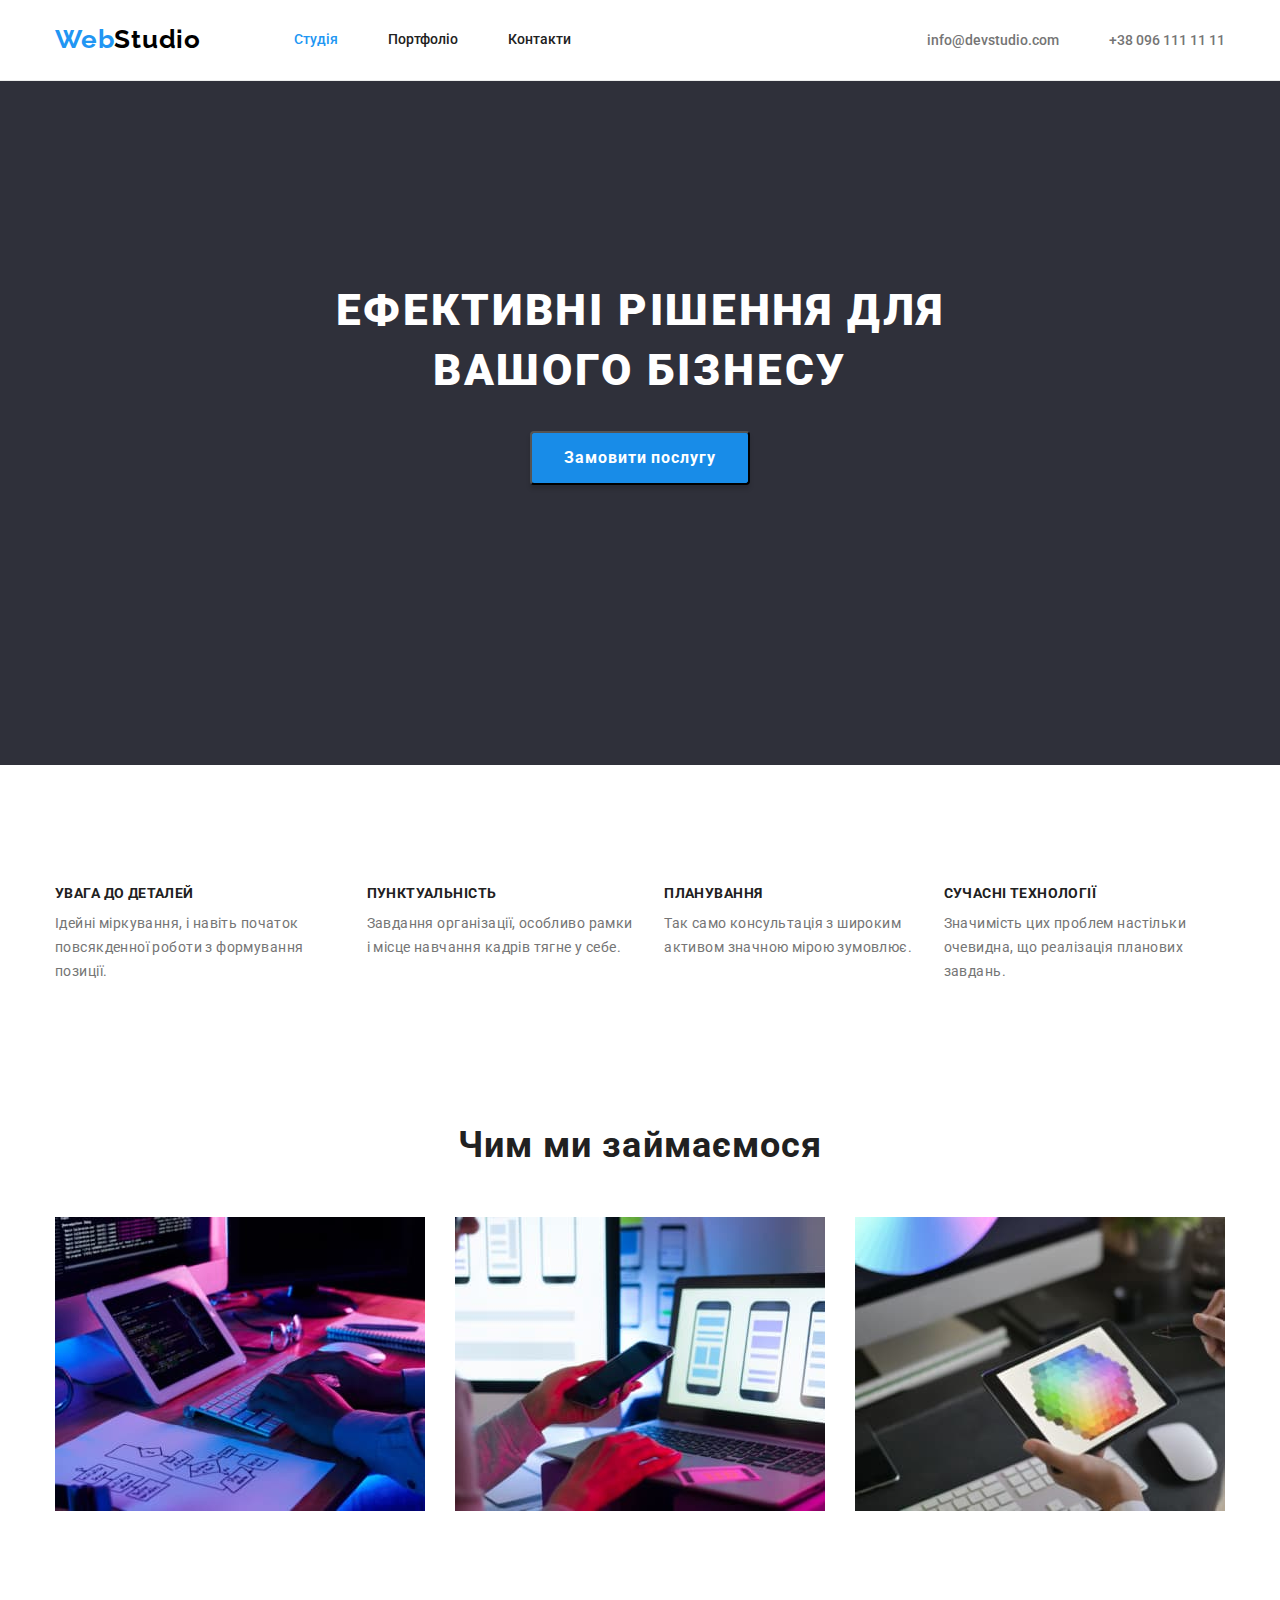
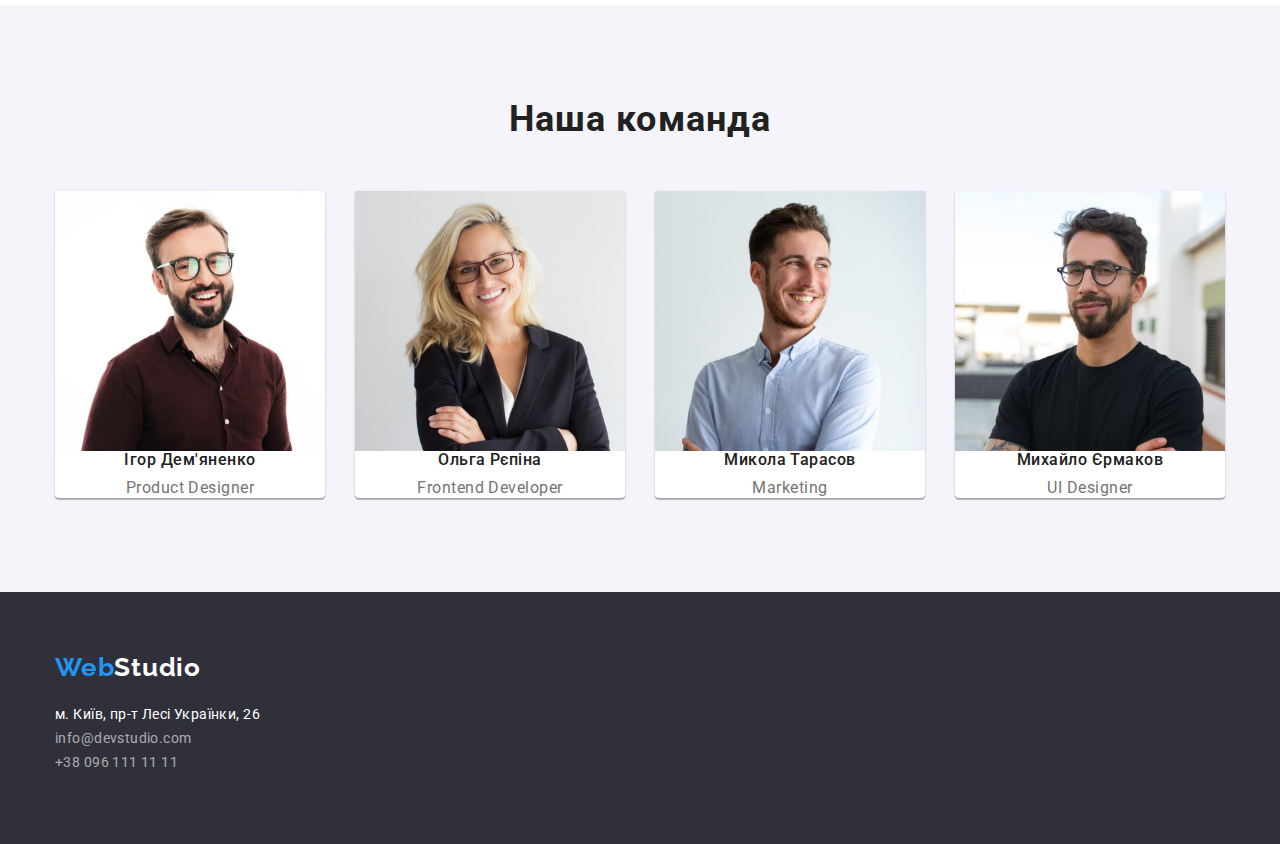
<file: index.html>
<!DOCTYPE html>
<html lang="uk">
<head>
    <meta charset="UTF-8">
    <meta http-equiv="X-UA-Compatible" content="IE=edge">
    <meta name="viewport" content="width=device-width, initial-scale=1.0">
    <link rel="preconnect" href="https://fonts.googleapis.com">
    <link rel="preconnect" href="https://fonts.gstatic.com" crossorigin>
    <link href="https://fonts.googleapis.com/css2?family=Raleway:wght@700&family=Roboto:wght@400;500;700;900&display=swap"
        rel="stylesheet">
        <link rel="stylesheet" href="./css/modern-normalize.css">
        <link rel="stylesheet" href="./css/styles.css">
    <title>WebStudio</title>
</head>
<body>
<!--Шапка-->
    <header class="page-header">
        <div class="container header-container">
    <a href="./index.html" class="header-logo"> <span class="logo-web">Web</span><span class="logo-studio">Studio</span></a>
    <nav class="navigation">
    <ul class="navigation-list list">
        <li class="navigation-link"> <a href="./index.html" class="link-current">Студія</a></li>
        <li class="navigation-link"> <a href="./portfolio.html">Портфоліо</a></li>
        <li class="navigation-link"> <a href="">Контакти</a></li>
    </ul>
</nav>
<ul class="contacts-list list">
    <li class="contacts-link"> <a href="mailto:info@devstudio.com">info@devstudio.com</a></li>
    <li class="contacts-link"> <a href="tel:+380961111111">+38 096 111 11 11</a></li>
</ul>
</div>
    </header>
<!--Герой-->
    <main>
        <section class="hero section">
            <div class="container">
            <h1 class="hero-text">Ефективні рішення для вашого бізнесу</h1>
            <button type="button" class="hero-btn">Замовити послугу</button>
            </div>
        </section>
<section class="testimonials section">
    <div class="container">
    <h2 class="visually-hidden">Правила роботи</h2>
    <ul class="testimonials-scroll list">
        <li class="testimonials-item">
            <h3 class="testimonials-text">Увага до деталей</h3>
            <p class="testimonials-description">Ідейні міркування, і навіть початок повсякденної роботи з формування позиції.</p>
        </li>
        <li class="testimonials-item">
            <h3 class="testimonials-text">Пунктуальність</h3>
            <p class="testimonials-description">Завдання організації, особливо рамки і місце навчання кадрів тягне у себе.</p>
        </li>
        <li class="testimonials-item">
            <h3 class="testimonials-text">Планування</h3>
            <p class="testimonials-description">Так само консультація з широким активом значною мірою зумовлює.</p>
        </li>
        <li class="testimonials-item">
            <h3 class="testimonials-text">Сучасні технології</h3>
            <p class="testimonials-description">Значимість цих проблем настільки очевидна, що реалізація планових завдань.</p>
        </li>
    </ul>
    </div>
</section>
<section class="about-projects section">
    <div class="container">
    <h2 class="about-sections">Чим ми займаємося</h2>
    <ul class="about-scroll list">
        <li class="about-item"><img src="./images/keyboard.jpg" alt="створення коду за макетом" width="370"></li>
        <li class="about-item"><img src="./images/cellphone.jpg" alt="виконання UX/UI дизайну" width="370"></li>
        <li class="about-item"><img src="./images/rgb.jpg" alt="підбір кольору за допомогою RGB" width="370"></li>  
</ul>
</div>
</section>
<section class="about-team section">
    <div class="container">
    <h2 class="about-sections">Наша команда</h2>
    <ul class="about-scroll list">
        <li class="team-item"> <img src="./images/team-member1.jpg" alt="Ігор Дем'яненко" width="270">
            <h3 class="about-names">Ігор Дем'яненко</h3>
        <p lang="en" class="about-jobs">Product Designer</p></li>
    <li class="team-item"> <img src="./images/team-member2.jpg" alt="Ольга Рєпіна" width="270">
        <h3 class="about-names">Ольга Рєпіна</h3>
    <p lang="en" class="about-jobs">Frontend Developer</p></li>
    <li class="team-item"><img src="./images/team-member3.jpg" alt="Микола Тарасов" width="270">
        <h3 class="about-names">Микола Тарасов</h3>
    <p lang="en" class="about-jobs">Marketing</p></li>
    <li class="team-item"><img src="./images/team-member4.jpg" alt="Михайло Єрмаков" width="270">
        <h3 class="about-names">Михайло Єрмаков</h3>
    <p lang="en" class="about-jobs">UI Designer</p></li>
    </ul>
    </div>
</section>
    </main>
    <footer class="page-footer">
        <div class="container footer-container">
            <a href="./index.html" class="footer-logo"> <span class="footer-web">Web</span><span class="footer-studio">Studio</span></a>
            <address class="contact-information">
                <ul class="contact-detail list">
                    <li class="contact-address"><a href="https://goo.gl/maps/zb56BNehS5EqS8ZaA" rel="noopener" target="_blank">м. Київ, пр-т Лесі Українки, 26</a></li>
                    <li class="contact-link"><a href="mailto:info@devstudio.com">info@devstudio.com</a></li>
                    <li class="contact-link"><a href="tel:+380961111111">+38 096 111 11 11</a></li>
        </ul>
        </address>
        </div>
    </footer>
</body>
</html>
</file>
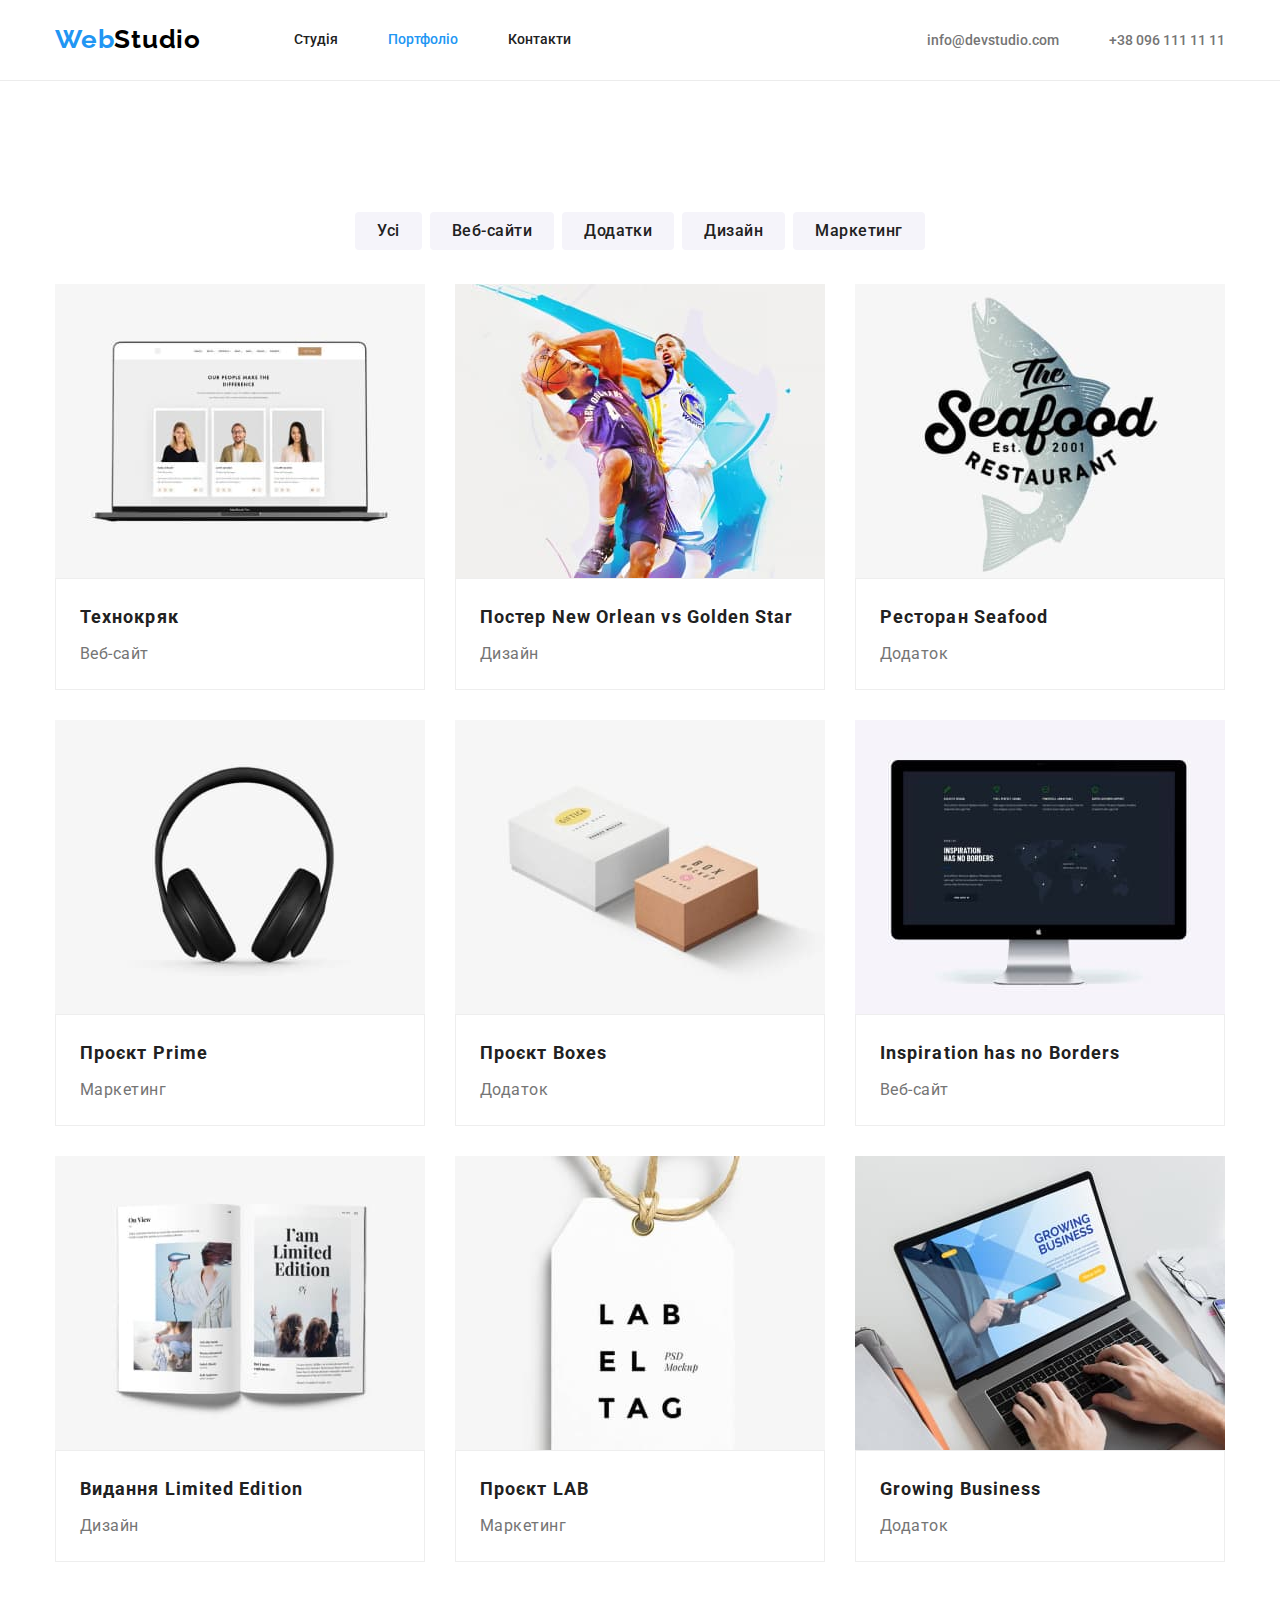
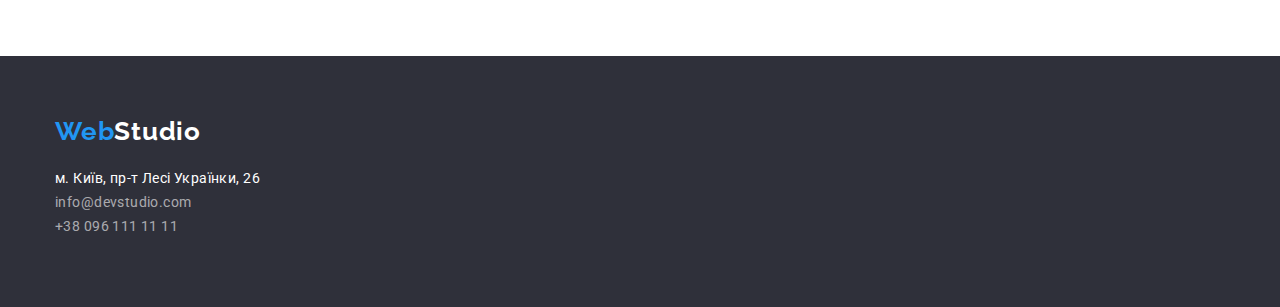
<file: portfolio.html>
<!DOCTYPE html>
<html lang="uk">

<head>
    <meta charset="UTF-8">
    <meta http-equiv="X-UA-Compatible" content="IE=edge">
    <meta name="viewport" content="width=device-width, initial-scale=1.0">
    <link rel="preconnect" href="https://fonts.googleapis.com">
    <link rel="preconnect" href="https://fonts.gstatic.com" crossorigin>
    <link href="https://fonts.googleapis.com/css2?family=Raleway:wght@700&family=Roboto:wght@400;500;700;900&display=swap"
        rel="stylesheet">
        <link rel="stylesheet" href="./css/modern-normalize.css">
        <link rel="stylesheet" href="./css/styles.css">
    <title>Portfolio</title>
</head>

<body>
    <!--Шапка-->
    <header class="page-header">
        <div class="container header-container">
            <a href="./index.html" class="header-logo"> <span class="logo-web">Web</span><span class="logo-studio">Studio</span></a>
            <nav class="navigation">
                <ul class="navigation-list list">
                    <li class="navigation-link"> <a href="./index.html">Студія</a></li>
                    <li class="navigation-link"> <a href="./portfolio.html" class="link-current">Портфоліо</a></li>
                    <li class="navigation-link"> <a href="">Контакти</a></li>
                </ul>
            </nav>
            <ul class="contacts-list list">
                <li class="contacts-link"> <a href="mailto:info@devstudio.com">info@devstudio.com</a></li>
                <li class="contacts-link"> <a href="tel:+380961111111">+38 096 111 11 11</a></li>
            </ul>
        </div>
    </header>
    <main>
        <section class="filters section">
            <div class="container">
            <h1 class="visually-hidden">Фільтри</h1>
<ul class="filters-list list">
    <li class="filters-item"> <button type="button" class="filters-btn">Усі</button></li>
   <li class="filters-item"> <button type="button" class="filters-btn">Веб-сайти</button></li>
    <li class="filters-item"> <button type="button" class="filters-btn">Додатки</button></li>
    <li class="filters-item"> <button type="button" class="filters-btn">Дизайн</button></li>
   <li class="filters-item"> <button type="button" class="filters-btn">Маркетинг</button></li>
</ul>
<ul class="project list">
    <li class="project-list"> 
        <img src="./images/screen.jpg" alt="Розділ команди веб-сайту" width="370"/> 
        <div class="project-description">
        <h2 class="project-name">Технокряк</h2> 
        <p class="project-type">Веб-сайт</p> 
        </div>
    </li>
    <li class="project-list"> 
        <img src="./images/basketball-players.jpg" alt="Два гравці баскетбольних команд із м'ячем" width="370"/> 
        <div class="project-description">
        <h2 class="project-name">Постер <span lang="en">New Orlean vs Golden Star</span></h2> 
        <p class="project-type">Дизайн</p> 
        </div>
    </li>
    <li class="project-list"> 
        <img src="./images/label.jpg" alt="Банер ресторану морської їжі" width="370"/> 
        <div class="project-description">
        <h2 class="project-name">Ресторан <span lang="en">Seafood</span></h2> 
        <p class="project-type">Додаток</p> 
        </div>
    </li>
    <li class="project-list"> 
        <img src="./images/headphones.jpg" alt="Чорні навушники" width="370"/> 
        <div class="project-description">
        <h2 class="project-name">Проєкт <span lang="en">Prime</span></h2> 
        <p class="project-type">Маркетинг</p> 
        </div>
    </li>
    <li class="project-list"> 
        <img src="./images/boxes.jpg" alt="Дві коробки" width="370"/> 
        <div class="project-description">
        <h2 class="project-name">Проєкт <span lang="en">Boxes</span></h2> 
        <p class="project-type">Додаток</p> 
        </div>
    </li>
    <li class="project-list"> 
        <img src="./images/tv.jpg" alt="Домашня сторінка вебсайту" width="370"/> 
        <div class="project-description">
        <h2 lang="en" class="project-name">Inspiration has no Borders</h2> 
        <p class="project-type">Веб-сайт</p> 
        </div>
    </li>
    <li class="project-list"> 
        <img src="./images/book.jpg" alt="Буклет дизайнерської компанії" width="370"/> 
        <div class="project-description">
        <h2 class="project-name">Видання <span lang="en">Limited Edition</span></h2> 
        <p class="project-type">Дизайн</p> 
        </div>
    </li>
    <li class="project-list"> 
        <img src="./images/tag.jpg" alt="Ярлик із написом" width="370"/> 
        <div class="project-description">
        <h2 class="project-name">Проєкт <span lang="en">LAB</span></h2> 
        <p class="project-type">Маркетинг</p> 
        </div>
    </li>
    <li class="project-list"> 
        <img src="./images/laptop.jpg" alt="Вхід в додаток з комп'ютера" width="370"/> 
        <div class="project-description">
        <h2 lang="en" class="project-name">Growing Business</h2> 
        <p class="project-type">Додаток</p> 
        </div>
    </li>
</ul>
</div>
        </section>
    </main>
    <footer class="page-footer">
        <div class="container footer-container">
            <a href="./index.html" class="footer-logo"> <span class="footer-web">Web</span><span class="footer-studio">Studio</span></a>
            <address class="contact-information">
                <ul class="contact-detail list">
                    <li class="contact-address"><a href="https://goo.gl/maps/zb56BNehS5EqS8ZaA" rel="noopener" target="_blank">м.
                            Київ, пр-т Лесі Українки, 26</a></li>
                    <li class="contact-link"><a href="mailto:info@devstudio.com">info@devstudio.com</a></li>
                    <li class="contact-link"><a href="tel:+380961111111">+38 096 111 11 11</a></li>
                </ul>
            </address>
        </div>
    </footer>
    </body>
    
    </html>
</file>
<file: css/styles.css>
:root {
    --primary-color: #ffffff;
    /*Цвет #212121 для ссылок вверху слева, кнопок, названий разделов и заглавий*/
    --title-color: #212121;
    --first-background-color: #2f303a;
    /*Цвет #757575 для контактов вверху справа и описательной части текста*/
    --contacts-list-color: #757575;
    --accent-color: #2196f3;
    --secondary-color: #000000;
    --footer-contact-color: rgba(255, 255, 255, 0.6);
    --border-solid-color: #eeeeee;
    --border-bottom-color: #ececec;
    --about-team-background-color: #f5f4fa;
    --hero-button-background-color: #188CE8;
}
body {
    font-family: 'Roboto', sans-serif;
    background-color: var(--primary-color);
    color: var(--title-color);
}
.list {
    list-style: none;
}
p,
h1,
h2,
h3,
h4,
h5,
h6,
ul {
    margin: 0;
}
ul {
    padding: 0;
}
img {
    display: block;
    max-width: 100%;
    height: auto;
}
.section {
    padding: 94px 0;
}
.container {
    width: 1200px;
    padding: 0 15px;
    margin: 0 auto;
}
/*Шапка*/
.page-header {
    border-bottom: 1px solid var(--border-bottom-color);
}
.header-container {
display: flex;
align-items: center;
}
/*Логотип*/
.header-logo {
    font-family: Raleway;
    font-weight: 700;
    font-size: 26px;
    line-height: 1.2;
    letter-spacing: 0.03em;
    text-decoration: none; 
}
.logo-web {
color: var(--accent-color);
}
.logo-studio {
color: var(--secondary-color);
}
/*Коробочка для ссылок*/
.navigation {
    margin-left: 93px;
}
/*Коробочка для ссылок слева*/
.navigation-list {
display: flex;
align-items: center;
}
.navigation-list .link-current{
color: var(--accent-color);
}
/*Ссылки в шапке*/
.navigation-link a{
    font-weight: 500;
    font-size: 14px;
    line-height: 1.14;
    color: var(--title-color);
    text-decoration: none;
    display: block;
    padding: 32px 0;
}
.navigation-list .navigation-link:not(:last-child) {
    margin-right: 50px;
}
/*Коробочка для контактов справа*/
.contacts-list {
    display: flex;
    align-items: center;
    margin-left: auto;
}
.contacts-link:not(:last-child) {
    margin-right: 50px;
}
/*Контакты в шапке*/
.contacts-link a{
    font-weight: 500;
    font-size: 14px;
    line-height: 1.14;
    color: var(--contacts-list-color);
    text-decoration: none;
}
/*Настройка hover и focus*/
.navigation-list a:hover,
.navigation-list a:focus,
.contact-detail a:hover,
.contact-detail a:focus,
.contacts-list a:hover,
.contacts-list a:focus
{
    color: var(--accent-color);
}
.hero-btn:hover,
.hero-btn:focus {
    background-color: var(--accent-color);
    color: var(--primary-color)
}
.filters-btn:hover,
.filters-btn:focus {
    background-color: var(--accent-color);
    color: var(--primary-color);
    box-shadow: 0px 3px 1px rgba(0, 0, 0, 0.1), 0px 1px 2px rgba(0, 0, 0, 0.08),
            0px 2px 2px rgba(0, 0, 0, 0.12);
}
/*Коробочка "Герой"*/
.hero {
    background-color: var(--first-background-color);
    padding: 200px 0 280px;
    text-align: center;
}
/*Название героя*/
.hero-text {
    font-weight: 900;
    font-size: 44px;
    line-height: 1.36;
    text-align: center;
    letter-spacing: 0.06em;
    text-transform: uppercase;
    color: var(--primary-color);
    margin: 0 auto 30px;
    width: 696px;
}
/*Кнопка заказа в разделе герой*/
.hero-btn {
    cursor: pointer;
    font-family: inherit;
    font-weight: 700;
    font-size: 16px;
    line-height: 1.88;
    text-align: center;
    letter-spacing: 0.06em;
    padding: 10px 32px;
    background-color: var(--hero-button-background-color);
    color: var(--primary-color);
    border-radius: 4px;
    box-shadow: 0px 4px 4px rgba(0, 0, 0, 0.15);
}
/*Коробочка "Правила работы"*/
/*Скрыть название "Правила работы" в разделе студии и "Фильтры" в разделе портфолио*/
.visually-hidden {
  visibility: hidden;  
}
/*Коробочка для правила*/
.testimonials-scroll {
    display: flex;
    width: 1170px;
}
.testionials.item {
        width: 270px;
        font-weight: normal;
        font-size: 14px;
        line-height: 1.71;
        letter-spacing: 0.03em;
        color: var(--contacts-list-color);
        align-items: center;
}
.testimonials-item:not(:last-child) {
    margin-right: 30px;
}
/*Название правил*/
.testimonials-text {
    font-weight: 700;
    font-size: 14px;
    line-height: 1.14;
    letter-spacing: 0.03em;
    text-transform: uppercase;
    color: var(--title-color);
    margin: 0 0 10px 0;
}
/*Описание правил*/
.testimonials-description {
    font-size: 14px;
    line-height: 1.71;
    letter-spacing: 0.03em;
    color: var(--contacts-list-color);
}
/*Коробочка "Чем мы занимаемся"*/
.about-projects {
    padding: 47px 0 94px 0;
}
/*Название "Чем мы занимаемся""*/
.about-sections {
    font-weight: 700;
    font-size: 36px;
    line-height: 1.16;
    text-align: center;
    letter-spacing: 0.03em;
    color: var(--title-color);
    margin-bottom: 50px;
}
.about-scroll {
    display: flex;
}
.about-item {
    align-items: center;
}
.about-item:not(:last-child) {
    margin-right: 30px;
}
/*Коробочка "Наша команда"*/
.about-team {
background-color: var(--about-team-background-color);
}
.team-item {
    box-shadow: 0px 1px 3px rgba(0, 0, 0, 0.12), 0px 1px 1px rgba(0, 0, 0, 0.14),
        0px 2px 1px rgba(0, 0, 0, 0.2);
    border-radius: 0px 0px 4px 4px;
    background-color: var(--primary-color);
}
.team-item:not(:last-child) {
    margin-right: 30px;
}
/*Имена сотрудников*/
.about-names {
    font-size: 16px;
    font-weight: 500;
    line-height: 1.18;
    text-align: center;
    letter-spacing: 0.03em;
    color: var(--title-color);
    margin-bottom: 10px;
}
/*Должности сотрудников*/
.about-jobs {
    line-height: 1.18;
    text-align: center;
    letter-spacing: 0.03em;
    color: var(--contacts-list-color);
}
/*Футер*/
.page-footer {
background-color: var(--first-background-color);
padding: 60px 0;
}
.footer-logo {
    font-family: Raleway;
    font-weight: 700;
    font-size: 26px;
    line-height: 1.2;
    letter-spacing: 0.03em;
    text-decoration: none;
}
.footer-web {
    color: var(--accent-color);
}

.footer-studio {
    color: var(--primary-color);
}
/*Адрес в футере*/
.contact-information {
    font-style: normal;
    margin-top: 20px;
}
.contact-detail {
    display: block;
}
.contact-address a{
    font-size: 14px;
    line-height: 1.7;
    letter-spacing: 0.03em;
    color: var(--primary-color);
    text-decoration: none;
    font-style: normal;
}
/*Ссыдки в футере*/
.contact-link a{
    font-size: 14px;
    line-height: 1.7;
    letter-spacing: 0.03em;
    color: var(--footer-contact-color);
    text-decoration: none;
    font-style: normal;
}
.contact-address + .contact-link + .contact-link {
    margin-bottom: 9px;
}
/*Страница портфолио*/
/*Секция с кнопками фильтра*/
.filters-list {
display: flex;
justify-content: center;
margin-bottom: 34px;
}
/*Кнопки фильтра*/
.filters-btn {
    cursor: pointer;
    font-family: inherit;
    font-weight: 500;
    font-size: 16px;
    line-height: 1.62;
    text-align: center;
    letter-spacing: 0.03em;
    color: var(--title-color);
    background-color: var(--about-team-background-color);
    padding: 6px 22px;
    border-radius: 4px;
    border: none;
}
.filters-item:not(:last-child) {
    margin-right: 8px;
}
/*Секция с перечнем проектов*/
.project {
    display: flex;
    flex-wrap: wrap;
}
/*Коробочка для проектов*/
.project-list {
    background: var(--primary-color);
    box-sizing: border-box;
}
.project-list:not(:nth-child(3n)) {
    margin-right: 30px;
}

.project-list:not(:nth-last-child(-n + 3)) {
    margin-bottom: 30px;
}
.project-description {
    padding: 20px 24px;
    border-top: none;
    border: 1px solid var(--border-solid-color);
}
/*Название проекта*/
.project-name {
    font-weight: 700;
    font-size: 18px;
    line-height: 2;
    letter-spacing: 0.06em;
    color: var(--title-color);
}
/*Тип проекта*/
.project-type {
    line-height: 1.88;
    letter-spacing: 0.03em;
    color: var(--contacts-list-color);
    margin-top: 4px;
}
</file>
